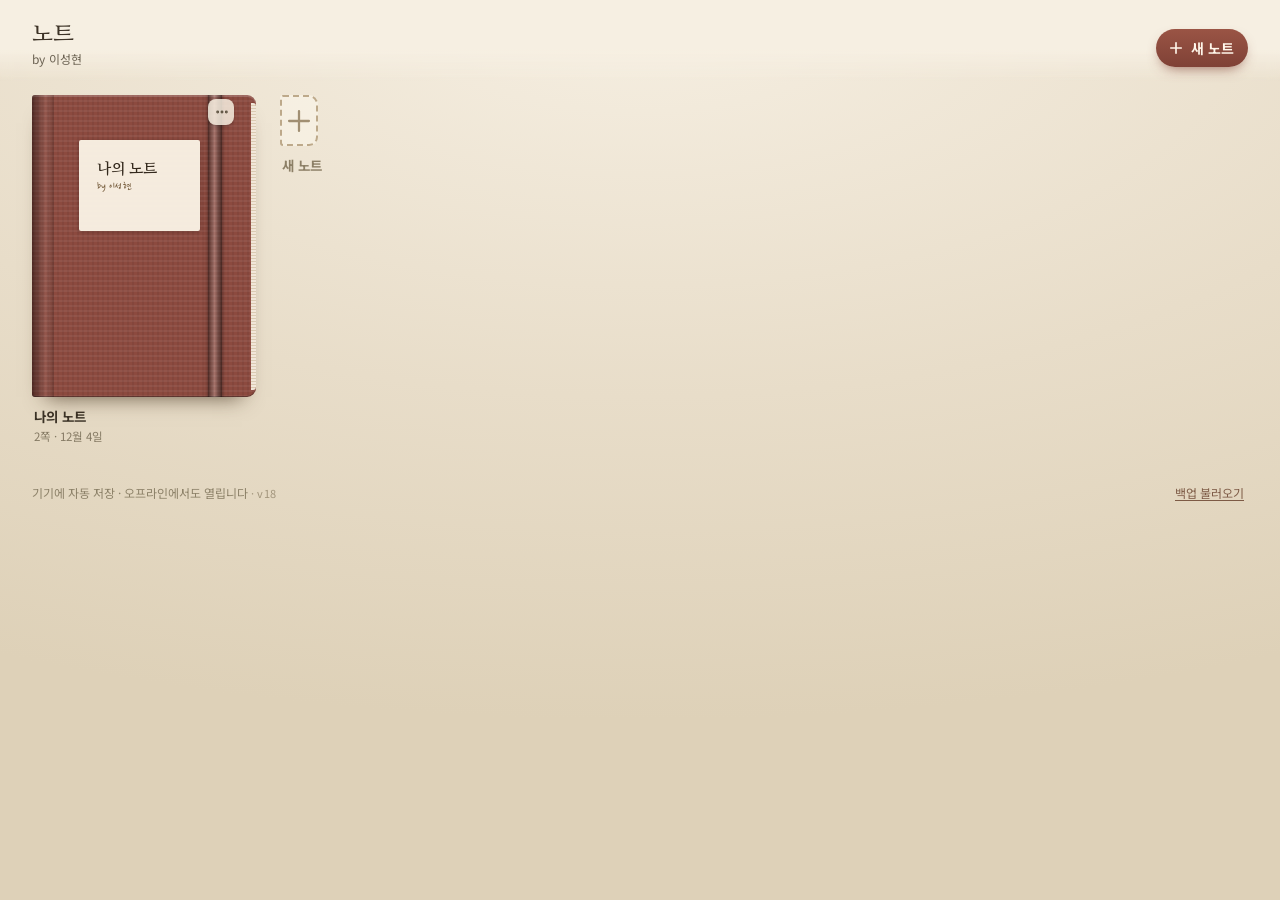
<file: index.html>
<!doctype html>
<html lang="ko">
<head>
<meta charset="utf-8" />
<meta name="viewport" content="width=device-width, initial-scale=1, maximum-scale=1, viewport-fit=cover" />
<title>노트</title>
<meta name="theme-color" content="#f3ece0" />
<meta name="description" content="종이 노트 감성의 타이핑 + 손그림 노트. 오프라인에서도 열리는 나만의 노트." />
<link rel="manifest" href="manifest.json" />
<link rel="icon" href="icon-192.png" />
<link rel="apple-touch-icon" href="apple-touch-icon.png" />
<meta name="apple-mobile-web-app-capable" content="yes" />
<meta name="mobile-web-app-capable" content="yes" />
<meta name="apple-mobile-web-app-status-bar-style" content="default" />
<meta name="apple-mobile-web-app-title" content="노트" />
<link rel="preconnect" href="https://fonts.googleapis.com" />
<link rel="preconnect" href="https://fonts.gstatic.com" crossorigin />
<link href="https://fonts.googleapis.com/css2?family=Noto+Sans+KR:wght@400;500;700&family=Nanum+Myeongjo:wght@400;700&family=Nanum+Pen+Script&family=Gaegu:wght@400;700&family=Gowun+Dodum&display=swap" rel="stylesheet" />
<link rel="stylesheet" href="styles.css?v=18" />
</head>
<body>

<svg id="sprite" aria-hidden="true" focusable="false">
  <symbol id="i-cursor" viewBox="0 0 24 24"><path d="M5 3.5 19 11l-6.2 1.2L10 18.5z"/><path d="M4.5 4.5 18 11.4"/></symbol>
  <symbol id="i-text" viewBox="0 0 24 24"><path d="M5 6.5V5h14v1.5"/><path d="M12 5v14"/><path d="M8.5 19h7"/></symbol>
  <symbol id="i-pen" viewBox="0 0 24 24"><path d="M3 21l4.2-1.1L20 7.1 16.9 4 4.1 16.8 3 21z"/><path d="M15.2 5.7 18.3 8.8"/></symbol>
  <symbol id="i-hl" viewBox="0 0 24 24"><path d="M4 20h7"/><path d="M8.5 16.5 16 9l-3-3-7.5 7.5z"/><path d="M16 9l2.6-2.6a2.1 2.1 0 0 0-3-3L13 6l3 3z"/></symbol>
  <symbol id="i-eraser" viewBox="0 0 24 24"><path d="M9.5 19.5 3.9 14a1.6 1.6 0 0 1 0-2.3l6.6-6.6a1.6 1.6 0 0 1 2.3 0l4.6 4.6a1.6 1.6 0 0 1 0 2.3l-6.4 6.4z"/><path d="M6.6 10.6 13 17"/><path d="M9.5 19.5H20"/></symbol>
  <symbol id="i-undo" viewBox="0 0 24 24"><path d="M9 14 4 9l5-5"/><path d="M4 9h9.5a6.5 6.5 0 0 1 0 13H8"/></symbol>
  <symbol id="i-redo" viewBox="0 0 24 24"><path d="m15 14 5-5-5-5"/><path d="M20 9h-9.5a6.5 6.5 0 0 0 0 13H16"/></symbol>
  <symbol id="i-plus" viewBox="0 0 24 24"><path d="M12 5v14"/><path d="M5 12h14"/></symbol>
  <symbol id="i-search" viewBox="0 0 24 24"><circle cx="10.5" cy="10.5" r="6"/><path d="m15 15 5 5"/></symbol>
  <symbol id="i-toc" viewBox="0 0 24 24"><path d="M4 6h16"/><path d="M4 12h16"/><path d="M4 18h16"/></symbol>
  <symbol id="i-more" viewBox="0 0 24 24"><circle cx="5.5" cy="12" r="1.3"/><circle cx="12" cy="12" r="1.3"/><circle cx="18.5" cy="12" r="1.3"/></symbol>
  <symbol id="i-back" viewBox="0 0 24 24"><path d="M14.5 19 7.5 12l7-7"/></symbol>
  <symbol id="i-left" viewBox="0 0 24 24"><path d="M14.5 19 7.5 12l7-7"/></symbol>
  <symbol id="i-right" viewBox="0 0 24 24"><path d="m9.5 19 7-7-7-7"/></symbol>
  <symbol id="i-check" viewBox="0 0 24 24"><path d="m4.5 12.5 5 5 10-11"/></symbol>
  <symbol id="i-list" viewBox="0 0 24 24"><path d="m4 7 1.6 1.6L8.5 5.7"/><path d="m4 16 1.6 1.6 2.9-2.9"/><path d="M11.5 7.5H20"/><path d="M11.5 16.5H20"/></symbol>
  <symbol id="i-cal" viewBox="0 0 24 24"><rect x="3.5" y="5.5" width="17" height="15" rx="2.5"/><path d="M3.5 10.2h17"/><path d="M8 3.5v4"/><path d="M16 3.5v4"/></symbol>
  <symbol id="i-img" viewBox="0 0 24 24"><rect x="3.5" y="4.5" width="17" height="15" rx="2.5"/><circle cx="9" cy="10" r="1.7"/><path d="m4.5 18 5-5.2 4 4.2 2.6-2.6 4.4 4.4"/></symbol>
  <symbol id="i-trash" viewBox="0 0 24 24"><path d="M4.5 6.5h15"/><path d="M9.5 6.5V4h5v2.5"/><path d="M6.5 6.5 7.5 20h9l1-13.5"/><path d="M10.5 10v6"/><path d="M13.5 10v6"/></symbol>
  <symbol id="i-close" viewBox="0 0 24 24"><path d="m6 6 12 12"/><path d="m18 6-12 12"/></symbol>
  <symbol id="i-down" viewBox="0 0 24 24"><path d="M12 4v11"/><path d="m7.5 11 4.5 4.5L16.5 11"/><path d="M5 20h14"/></symbol>
  <symbol id="i-up" viewBox="0 0 24 24"><path d="M12 20V9"/><path d="M7.5 13 12 8.5l4.5 4.5"/><path d="M5 4h14"/></symbol>
  <symbol id="i-print" viewBox="0 0 24 24"><path d="M7 9V4h10v5"/><rect x="3.5" y="9" width="17" height="7.5" rx="2"/><path d="M7 16.5h10V21H7z"/></symbol>
  <symbol id="i-gear" viewBox="0 0 24 24"><circle cx="12" cy="12" r="3.2"/><path d="M12 3.5v2M12 18.5v2M3.5 12h2M18.5 12h2M6 6l1.4 1.4M16.6 16.6 18 18M18 6l-1.4 1.4M7.4 16.6 6 18"/></symbol>
  <symbol id="i-book" viewBox="0 0 24 24"><path d="M4 5.5A2 2 0 0 1 6 3.5h13v17H6a2 2 0 0 0-2 2z"/><path d="M4 18.5A2 2 0 0 1 6 16.5h13"/></symbol>
  <symbol id="i-fullscreen" viewBox="0 0 24 24"><path d="M9.5 3.5H3.5v6"/><path d="M14.5 3.5h6v6"/><path d="M14.5 20.5h6v-6"/><path d="M9.5 20.5h-6v-6"/></symbol>
  <symbol id="i-unfullscreen" viewBox="0 0 24 24"><path d="M3.5 9.5h6v-6"/><path d="M20.5 9.5h-6v-6"/><path d="M20.5 14.5h-6v6"/><path d="M3.5 14.5h6v6"/></symbol>
  <symbol id="i-grip" viewBox="0 0 24 24"><circle cx="9" cy="7" r="1.2"/><circle cx="15" cy="7" r="1.2"/><circle cx="9" cy="12" r="1.2"/><circle cx="15" cy="12" r="1.2"/><circle cx="9" cy="17" r="1.2"/><circle cx="15" cy="17" r="1.2"/></symbol>
  <symbol id="i-copy" viewBox="0 0 24 24"><rect x="8.5" y="8.5" width="11" height="11" rx="2.2"/><path d="M15.5 5.5A2 2 0 0 0 13.5 3.5h-8a2 2 0 0 0-2 2v8a2 2 0 0 0 2 2"/></symbol>
  <symbol id="i-share" viewBox="0 0 24 24"><path d="M12 15.5V3.5"/><path d="m7.5 8 4.5-4.5L16.5 8"/><path d="M5 13v5.5a2 2 0 0 0 2 2h10a2 2 0 0 0 2-2V13"/></symbol>
</svg>

<div id="app">

  <!-- ═══════════ 책장 ═══════════ -->
  <section id="shelfView" class="view shelf-view">
    <header class="shelf-head">
      <div class="shelf-title">
        <div class="brand">노트</div>
        <div class="brand-sub">by 이성현</div>
      </div>
      <button id="btnNewBook" class="btn-new" type="button">
        <svg class="ico"><use href="#i-plus"/></svg><span>새 노트</span>
      </button>
    </header>
    <div id="bookGrid" class="book-grid" role="list"></div>
    <div id="shelfEmpty" class="shelf-empty" hidden>
      <p>아직 노트가 없어요.</p>
      <button class="btn-new" type="button" id="btnNewBook2">
        <svg class="ico"><use href="#i-plus"/></svg><span>첫 노트 만들기</span>
      </button>
    </div>
    <footer class="shelf-foot">
      <span class="shelf-hint">기기에 자동 저장 · 오프라인에서도 열립니다<span id="appVer" class="app-version">· v18</span></span>
      <button id="btnImportTop" class="link-btn" type="button">백업 불러오기</button>
    </footer>
  </section>

  <!-- ═══════════ 노트 ═══════════ -->
  <section id="noteView" class="view note-view" hidden>
    <header class="note-head">
      <button id="btnBack" class="icon-btn" type="button" aria-label="책장으로">
        <svg class="ico"><use href="#i-back"/></svg>
      </button>
      <div class="note-title-wrap">
        <div id="noteTitle" class="note-title" tabindex="0" role="button" aria-label="노트 제목 바꾸기">노트</div>
        <div id="noteSub" class="note-sub">1쪽</div>
      </div>
      <button id="btnSearch" class="icon-btn" type="button" aria-label="검색">
        <svg class="ico"><use href="#i-search"/></svg>
      </button>
      <button id="btnToc" class="icon-btn" type="button" aria-label="목차">
        <svg class="ico"><use href="#i-toc"/></svg>
      </button>
      <button id="btnMenu" class="icon-btn" type="button" aria-label="더보기">
        <svg class="ico"><use href="#i-more"/></svg>
      </button>
      <button id="btnBarsCollapse" class="icon-btn" type="button" aria-label="바 접기" title="바 접기 (전체 화면)">
        <svg class="ico"><use href="#i-fullscreen"/></svg>
      </button>
    </header>

    <div id="stage" class="stage">
      <div id="spread" class="spread"></div>
    </div>

    <div class="toolbar">
      <div class="tools" role="toolbar" aria-label="도구">
        <button class="tool" data-tool="select" type="button" aria-label="선택/이동">
          <svg class="ico"><use href="#i-cursor"/></svg><span>선택</span>
        </button>
        <button class="tool" data-tool="text" type="button" aria-label="타이핑">
          <svg class="ico"><use href="#i-text"/></svg><span>타이핑</span>
        </button>
        <button class="tool" data-tool="pen" type="button" aria-label="펜">
          <svg class="ico"><use href="#i-pen"/></svg><span>펜</span>
        </button>
        <button class="tool" data-tool="hl" type="button" aria-label="형광펜">
          <svg class="ico"><use href="#i-hl"/></svg><span>형광펜</span>
        </button>
        <button class="tool" data-tool="eraser" type="button" aria-label="지우개">
          <svg class="ico"><use href="#i-eraser"/></svg><span>지우개</span>
        </button>
        <button id="btnStyle" class="tool style-btn" type="button" aria-label="색·굵기" aria-haspopup="dialog" aria-expanded="false" title="색·굵기">
          <span class="style-prev"><span class="style-dot"></span></span>
          <span class="style-cap">색</span>
        </button>
        <span class="tool-sep" aria-hidden="true"></span>
        <button id="btnInsert" class="tool" type="button" aria-label="삽입">
          <svg class="ico"><use href="#i-plus"/></svg><span>삽입</span>
        </button>
        <span class="tool-grow"></span>
        <button id="btnUndo" class="tool" type="button" aria-label="실행 취소">
          <svg class="ico"><use href="#i-undo"/></svg>
        </button>
        <button id="btnRedo" class="tool" type="button" aria-label="다시 실행">
          <svg class="ico"><use href="#i-redo"/></svg>
        </button>
      </div>
      <div id="optRow" class="opt-row"></div>
      <div class="pager">
        <div class="pager-nav">
          <button id="btnPrev" class="page-btn" type="button" aria-label="이전 페이지">
            <svg class="ico"><use href="#i-left"/></svg>
          </button>
          <button id="pageLabel" class="page-label" type="button">1 / 2</button>
          <button id="btnNext" class="page-btn" type="button" aria-label="다음 페이지">
            <svg class="ico"><use href="#i-right"/></svg>
          </button>
          <button id="btnAddPage" class="page-add" type="button">
            <svg class="ico"><use href="#i-plus"/></svg><span>쪽</span>
          </button>
        </div>
        <div id="viewSwitch" class="view-switch" role="group" aria-label="보기 방식">
          <button type="button" data-view="auto" aria-pressed="true" title="화면 크기에 맞춰 자동">자동</button>
          <button type="button" data-view="two" aria-pressed="false" title="두 쪽 나란히">2쪽</button>
          <button type="button" data-view="one" aria-pressed="false" title="한 쪽만">1쪽</button>
        </div>
        <button id="btnViewCycle" class="view-cycle" type="button" aria-label="보기 방식 바꾸기" title="보기 방식 바꾸기">2쪽</button>
      </div>
    </div>

    <button id="btnBarsExpand" class="bars-restore" type="button" aria-label="바 펴기" title="바 펴기">
      <svg class="ico"><use href="#i-unfullscreen"/></svg><span>바 펴기</span>
    </button>
  </section>
</div>

<!-- ═══════════ 오버레이 ═══════════ -->
<div id="scrim" class="scrim" hidden></div>

<!-- 삽입 메뉴 -->
<div id="insertMenu" class="popover" hidden>
  <button type="button" data-insert="check"><svg class="ico"><use href="#i-list"/></svg>체크리스트</button>
  <button type="button" data-insert="date"><svg class="ico"><use href="#i-cal"/></svg>오늘 날짜</button>
  <button type="button" data-insert="photo"><svg class="ico"><use href="#i-img"/></svg>사진</button>
</div>

<!-- 더보기 메뉴 -->
<div id="moreMenu" class="popover" hidden>
  <button type="button" data-more="settings"><svg class="ico"><use href="#i-gear"/></svg>노트 설정</button>
  <button type="button" data-more="png"><svg class="ico"><use href="#i-img"/></svg>현재 페이지 PNG</button>
  <button type="button" data-more="print"><svg class="ico"><use href="#i-print"/></svg>인쇄 / PDF</button>
  <button type="button" data-more="export"><svg class="ico"><use href="#i-down"/></svg>백업 내보내기 (JSON)</button>
  <button type="button" data-more="import"><svg class="ico"><use href="#i-up"/></svg>백업 불러오기</button>
  <hr />
  <button type="button" data-more="delete" class="danger"><svg class="ico"><use href="#i-trash"/></svg>노트 삭제</button>
</div>

<!-- 색·굵기 팝오버(넓은 화면에서 하단 바를 한 줄로 쓰기 위해) -->
<div id="stylePopover" class="style-popover" role="dialog" aria-label="색·굵기" hidden></div>

<!-- 표지 ⋯ 메뉴 -->
<div id="bookMenu" class="popover" hidden>
  <button type="button" data-book="rename"><svg class="ico"><use href="#i-text"/></svg>이름 바꾸기</button>
  <button type="button" data-book="design"><svg class="ico"><use href="#i-gear"/></svg>표지 · 속지</button>
  <button type="button" data-book="delete" class="danger"><svg class="ico"><use href="#i-trash"/></svg>노트 삭제</button>
</div>

<!-- 사진 오른쪽 클릭 메뉴 (v17) -->
<div id="imgMenu" class="popover img-menu" role="menu" aria-label="사진 메뉴" hidden>
  <button type="button" data-img="copy" role="menuitem"><svg class="ico"><use href="#i-copy"/></svg>이미지 복사</button>
  <button type="button" data-img="save" role="menuitem"><svg class="ico"><use href="#i-down"/></svg>이미지 저장</button>
  <button type="button" data-img="share" role="menuitem"><svg class="ico"><use href="#i-share"/></svg>이미지 공유</button>
  <hr />
  <button type="button" data-img="delete" class="danger" role="menuitem"><svg class="ico"><use href="#i-trash"/></svg>삭제</button>
</div>

<!-- 노트 설정 시트 -->
<div id="settingsSheet" class="sheet" hidden>
  <div class="sheet-head">
    <h3>노트 설정</h3>
    <button class="icon-btn" type="button" data-close-sheet aria-label="닫기">
      <svg class="ico"><use href="#i-close"/></svg>
    </button>
  </div>
  <div class="sheet-body">
    <label class="field">
      <span>제목</span>
      <input id="setTitle" type="text" maxlength="40" autocomplete="off" />
    </label>

    <div class="field">
      <span>표지 색</span>
      <div id="setColors" class="swatches cover-swatches"></div>
    </div>

    <div class="field">
      <span>표지 무늬</span>
      <div id="setPatterns" class="chips patterns"></div>
    </div>

    <div class="field">
      <span>속지</span>
      <div id="setPaper" class="chips papers"></div>
    </div>

    <div class="field">
      <span>종이색</span>
      <div id="setPaperColor" class="chips paper-colors"></div>
    </div>
    <p class="hint">속지와 종이색은 이 노트의 모든 쪽에 똑같이 적용됩니다.</p>
  </div>
</div>

<!-- 목차 서랍 -->
<div id="tocDrawer" class="drawer" hidden>
  <div class="drawer-head">
    <h3>목차</h3>
    <div class="drawer-actions">
      <button id="tocAddPage" class="text-btn" type="button">
        <svg class="ico"><use href="#i-plus"/></svg>쪽 추가
      </button>
      <button class="icon-btn" type="button" data-close-drawer aria-label="닫기">
        <svg class="ico"><use href="#i-close"/></svg>
      </button>
    </div>
  </div>
  <div id="tocList" class="toc-list"></div>
</div>

<!-- 검색 -->
<div id="searchModal" class="modal" hidden>
  <div class="modal-box">
    <div class="search-row">
      <svg class="ico"><use href="#i-search"/></svg>
      <input id="searchInput" type="search" placeholder="노트 안에서 찾기" autocomplete="off" />
      <button class="icon-btn" type="button" data-close-search aria-label="닫기">
        <svg class="ico"><use href="#i-close"/></svg>
      </button>
    </div>
    <div id="searchResults" class="search-results"></div>
  </div>
</div>

<!-- 미리보기/이름 입력 등 공용 프롬프트 -->
<div id="promptModal" class="modal" hidden>
  <div class="modal-box prompt-box">
    <h3 id="promptTitle">제목</h3>
    <input id="promptInput" type="text" autocomplete="off" />
    <div class="prompt-actions">
      <button id="promptCancel" class="text-btn" type="button">취소</button>
      <button id="promptOk" class="btn-solid" type="button">저장</button>
    </div>
  </div>
</div>

<!-- 확인 -->
<div id="confirmModal" class="modal" hidden>
  <div class="modal-box prompt-box">
    <h3 id="confirmTitle">확인</h3>
    <p id="confirmText" class="confirm-text"></p>
    <div class="prompt-actions">
      <button id="confirmCancel" class="text-btn" type="button">취소</button>
      <button id="confirmOk" class="btn-solid danger" type="button">삭제</button>
    </div>
  </div>
</div>

<!-- 뒤로가기 → 앱 종료 확인 -->
<div id="exitModal" class="modal" hidden>
  <div class="modal-box prompt-box exit-box" role="dialog" aria-modal="true" aria-labelledby="exitTitle" aria-describedby="exitText">
    <h3 id="exitTitle">노트 앱을 종료할까요?</h3>
    <p id="exitText" class="confirm-text">쓰던 내용은 이 기기에 자동으로 저장됐어요. 다음에 열면 그대로 이어서 쓸 수 있습니다.</p>
    <div class="prompt-actions">
      <button id="exitClose" class="btn-solid" type="button">계속 쓰기</button>
      <button id="exitQuit" class="text-btn" type="button">종료</button>
    </div>
  </div>
</div>

<div id="toast" class="toast" hidden></div>

<input id="photoInput" type="file" accept="image/*" multiple hidden />
<input id="importInput" type="file" accept="application/json,.json" hidden />

<div id="printArea"></div>

<script src="app.js?v=18"></script>
</body>
</html>
</file>
<file: styles.css>
/* ══════════════════════════════════════════════════
   TypeDraw 노트 — 종이 노트 PWA
   ══════════════════════════════════════════════════ */

:root {
  --bg: #ece3d3;
  --bg-2: #f6efe1;
  --ink: #2b2822;
  --ink-soft: #6b6252;
  --line: #d9cbb1;
  --accent: #8c4a3f;
  --accent-soft: #b06a5b;
  --paper: #fbf6e9;
  --paper-rule: rgba(126, 112, 82, 0.28);
  --shadow-card: 0 10px 24px -14px rgba(70, 48, 22, 0.55), 0 1px 0 rgba(255, 255, 255, 0.5) inset;
  --radius: 12px;
  --font-ui: "Noto Sans KR", system-ui, -apple-system, "Apple SD Gothic Neo", "Malgun Gothic", sans-serif;
}

* { box-sizing: border-box; -webkit-tap-highlight-color: transparent; }

#sprite { position: absolute; width: 0; height: 0; overflow: hidden; }

html, body {
  height: 100%;
  margin: 0;
}

body {
  font-family: var(--font-ui);
  color: var(--ink);
  background:
    radial-gradient(120% 80% at 50% 0%, #f6efe2 0%, #e8ddc9 55%, #ded1b8 100%);
  overscroll-behavior: none;
  -webkit-font-smoothing: antialiased;
}

#app {
  height: 100vh;
  height: 100dvh;
  display: flex;
  flex-direction: column;
  min-height: 0;
}

.view { flex: 1; display: flex; flex-direction: column; min-height: 0; }
[hidden] { display: none !important; }

.ico { width: 22px; height: 22px; fill: none; stroke: currentColor; stroke-width: 1.8; stroke-linecap: round; stroke-linejoin: round; flex: none; }

/* ═══════════ 책장 ═══════════ */

.shelf-view { overflow-y: auto; -webkit-overflow-scrolling: touch; }

.shelf-head {
  position: sticky;
  top: 0;
  z-index: 5;
  display: flex;
  align-items: flex-end;
  justify-content: space-between;
  gap: 12px;
  padding: calc(14px + env(safe-area-inset-top)) 20px 12px;
  background: linear-gradient(#f6efe2 60%, rgba(246, 239, 226, 0));
  backdrop-filter: blur(6px);
}

.brand {
  font-family: "Nanum Myeongjo", serif;
  font-size: 22px;
  font-weight: 700;
  letter-spacing: -0.02em;
  color: #3d3327;
}
.brand-dot { color: var(--accent); margin: 0 3px; }
.brand-sub {
  margin-top: 2px;
  font-size: 12px;
  color: var(--ink-soft);
  letter-spacing: 0.02em;
}

.btn-new {
  display: inline-flex;
  align-items: center;
  gap: 6px;
  padding: 9px 14px 9px 11px;
  border: 0;
  border-radius: 999px;
  background: linear-gradient(#9a5445, #7f4136);
  color: #fff6ea;
  font-family: var(--font-ui);
  font-size: 14px;
  font-weight: 700;
  box-shadow: 0 6px 14px -6px rgba(120, 55, 40, 0.8);
  cursor: pointer;
}
.btn-new .ico { width: 18px; height: 18px; stroke-width: 2.2; }
.btn-new:active { transform: translateY(1px); }

.book-grid {
  display: grid;
  grid-template-columns: repeat(auto-fill, minmax(148px, 1fr));
  gap: 26px 20px;
  padding: 10px 20px 30px;
}

.book {
  display: flex;
  flex-direction: column;
  gap: 9px;
  background: none;
  border: 0;
  padding: 0;
  font-family: var(--font-ui);
  text-align: left;
  cursor: pointer;
  color: inherit;
}

.cover {
  position: relative;
  aspect-ratio: 3 / 4.05;
  border-radius: 3px 9px 9px 3px;
  background-color: var(--c, #8c4a3f);
  background-blend-mode: normal;
  box-shadow:
    0 14px 20px -14px rgba(60, 40, 20, 0.75),
    0 2px 0 rgba(255, 255, 255, 0.14) inset,
    0 -1px 0 rgba(0, 0, 0, 0.35) inset;
  overflow: hidden;
  transition: transform 0.18s ease, box-shadow 0.18s ease;
}
.book:hover .cover { transform: translateY(-3px) rotate(-0.5deg); box-shadow: 0 20px 26px -16px rgba(60, 40, 20, 0.8); }

.cover::before { /* 책등 */
  content: "";
  position: absolute;
  left: 0; top: 0; bottom: 0;
  width: 10%;
  background: linear-gradient(90deg, rgba(0, 0, 0, 0.42), rgba(255, 255, 255, 0.07) 62%, rgba(0, 0, 0, 0.16));
}

.cover::after { /* 종이 결 */
  content: "";
  position: absolute;
  right: 0; top: 2.5%; bottom: 2.5%;
  width: 5px;
  background: repeating-linear-gradient(180deg, #fdf8ea 0 2px, #e3d8bd 2px 3px);
  border-radius: 0 3px 3px 0;
  opacity: 0.9;
}

.cover .label {
  position: absolute;
  left: 21%;
  right: 25%;
  top: 15%;
  padding: 9% 8% 10%;
  min-height: 30%;
  border-radius: 2px;
  background: rgba(252, 246, 232, 0.94);
  box-shadow: 0 1px 4px rgba(0, 0, 0, 0.22);
  display: flex;
  flex-direction: column;
  justify-content: flex-start;
  gap: 6%;
  overflow: hidden;
}
.cover .label .name {
  font-family: "Nanum Myeongjo", serif;
  font-size: clamp(13px, 4.2vw, 15px);
  font-weight: 700;
  line-height: 1.25;
  color: #34291d;
  display: -webkit-box;
  -webkit-line-clamp: 3;
  -webkit-box-orient: vertical;
  overflow: hidden;
  word-break: break-word;
}
.cover .label .by {
  font-family: "Nanum Pen Script", "Gowun Dodum", cursive;
  font-size: clamp(10px, 3.4vw, 12px);
  color: #7a6142;
  letter-spacing: 0.01em;
}

.cover .band {
  position: absolute;
  right: 15%;
  top: -3%;
  bottom: -3%;
  width: 6.5%;
  border-radius: 2px;
  background: linear-gradient(90deg, rgba(0, 0, 0, 0.45), rgba(255, 255, 255, 0.22) 45%, rgba(0, 0, 0, 0.5));
  box-shadow: 0 1px 4px rgba(0, 0, 0, 0.4);
}

/* 표지 무늬 */
.pat-linen { background-image:
  repeating-linear-gradient(0deg, rgba(255,255,255,0.055) 0 2px, transparent 2px 5px),
  repeating-linear-gradient(90deg, rgba(0,0,0,0.055) 0 2px, transparent 2px 5px); }
.pat-stripe { background-image: repeating-linear-gradient(90deg, transparent 0 10px, rgba(255,255,255,0.13) 10px 12px); }
.pat-dot { background-image: radial-gradient(rgba(255,255,255,0.22) 1.4px, transparent 1.8px); background-size: 15px 15px; }
.pat-kraft { background-image:
  repeating-linear-gradient(38deg, rgba(255,255,255,0.05) 0 1px, transparent 1px 6px),
  repeating-linear-gradient(-52deg, rgba(0,0,0,0.05) 0 1px, transparent 1px 7px); }

.book-meta { padding: 0 2px; }
.book-meta .t {
  font-size: 13.5px;
  font-weight: 700;
  color: #3b3226;
  white-space: nowrap;
  overflow: hidden;
  text-overflow: ellipsis;
}
.book-meta .s { margin-top: 2px; font-size: 11.5px; color: #857a64; }

.book-more {
  position: absolute;
  top: 4px;
  right: 22px;
  width: 26px;
  height: 26px;
  display: grid;
  place-items: center;
  border: 0;
  border-radius: 8px;
  background: rgba(250, 244, 230, 0.82);
  color: #5f5442;
  box-shadow: 0 1px 3px rgba(0, 0, 0, 0.25);
  z-index: 3;
}
.book-more .ico { width: 16px; height: 16px; }

.book.new .cover {
  display: grid;
  place-items: center;
  background: rgba(255, 252, 244, 0.42);
  border: 2px dashed #bda98a;
  box-shadow: none;
  color: #a18f72;
}
.book.new .cover::before, .book.new .cover::after { display: none; }
.book.new .ico { width: 34px; height: 34px; stroke-width: 1.6; }

.shelf-empty {
  padding: 40px 24px;
  text-align: center;
  color: var(--ink-soft);
}
.shelf-empty p { margin: 0 0 16px; font-size: 14px; }

.shelf-foot {
  display: flex;
  align-items: center;
  justify-content: space-between;
  gap: 10px;
  padding: 0 20px calc(18px + env(safe-area-inset-bottom));
  font-size: 12px;
  color: #8c8168;
}
.shelf-hint { display: inline-flex; align-items: baseline; flex-wrap: wrap; gap: 0 3px; }
.app-version {
  font-size: 11px;
  color: #a2957c;
  letter-spacing: 0.02em;
  white-space: nowrap;
}
.link-btn {
  border: 0;
  background: none;
  padding: 4px;
  color: #7d5a45;
  font-family: var(--font-ui);
  font-size: 12px;
  text-decoration: underline;
  text-underline-offset: 2px;
}

/* ═══════════ 노트 화면 ═══════════ */

.note-view { background: linear-gradient(#efe7d8, #e4d8c1); position: relative; overflow: hidden; }

.note-head {
  display: flex;
  align-items: center;
  gap: 2px;
  padding: calc(3px + env(safe-area-inset-top)) 6px 3px;
  background: linear-gradient(#f7f1e5, rgba(247, 241, 229, 0.75));
  border-bottom: 1px solid rgba(180, 160, 125, 0.35);
}

.icon-btn {
  display: grid;
  place-items: center;
  width: 40px;
  height: 40px;
  border: 0;
  border-radius: 10px;
  background: none;
  color: #5b5140;
  cursor: pointer;
}
.icon-btn:active { background: rgba(255, 255, 255, 0.6); }

.note-title-wrap { flex: 1; min-width: 0; padding: 0 4px; }
.note-title {
  font-family: "Nanum Myeongjo", serif;
  font-size: 16px;
  font-weight: 700;
  color: #3b3125;
  white-space: nowrap;
  overflow: hidden;
  text-overflow: ellipsis;
  cursor: pointer;
}
.note-sub { font-size: 11px; color: #8b7f67; margin-top: 1px; }

/* ── 상·하단 바 접기(전체 화면 몰입 보기) ── */
.note-head.bar-anim,
.toolbar.bar-anim {
  transition: height 0.3s cubic-bezier(0.4, 0, 0.2, 1),
              padding-top 0.3s cubic-bezier(0.4, 0, 0.2, 1),
              padding-bottom 0.3s cubic-bezier(0.4, 0, 0.2, 1),
              border-top-width 0.3s ease,
              border-bottom-width 0.3s ease,
              opacity 0.24s ease,
              transform 0.3s cubic-bezier(0.4, 0, 0.2, 1);
}

.note-view.bars-collapsed .note-head,
.note-view.bars-collapsed .toolbar {
  height: 0 !important;
  min-height: 0 !important;
  padding-top: 0 !important;
  padding-bottom: 0 !important;
  border-top-width: 0 !important;
  border-bottom-width: 0 !important;
  opacity: 0;
  overflow: hidden;
  pointer-events: none;
  will-change: height;
}
.note-view.bars-collapsed .note-head { transform: translateY(-6px); }
.note-view.bars-collapsed .toolbar { transform: translateY(8px); }

/* 접힌 동안 종이가 화면을 더 넓게 쓴다 */
.note-view.bars-collapsed .stage { padding: 2px; }

/* 접힘 상태에서만 뜨는 작은 복귀 버튼 */
.bars-restore {
  position: absolute;
  top: calc(3px + env(safe-area-inset-top));
  right: 8px;
  z-index: 20;
  display: inline-flex;
  align-items: center;
  gap: 3px;
  height: 30px;
  padding: 0 10px 0 6px;
  border: 1px solid rgba(140, 120, 90, 0.4);
  border-radius: 999px;
  background: rgba(251, 246, 233, 0.62);
  color: #5b5140;
  font-family: var(--font-ui);
  font-size: 11.5px;
  font-weight: 500;
  line-height: 1;
  white-space: nowrap;
  -webkit-backdrop-filter: blur(6px);
  backdrop-filter: blur(6px);
  box-shadow: 0 2px 8px -3px rgba(60, 40, 20, 0.45);
  cursor: pointer;
  opacity: 0;
  visibility: hidden;
  pointer-events: none;
  transform: translateY(-6px) scale(0.96);
  transition: opacity 0.22s ease, transform 0.22s ease, background 0.2s ease, visibility 0s linear 0.3s;
}
.bars-restore .ico { width: 16px; height: 16px; }
.note-view.bars-collapsed .bars-restore {
  opacity: 0.8;
  visibility: visible;
  pointer-events: auto;
  transform: none;
  transition: opacity 0.22s ease, transform 0.22s ease, background 0.2s ease, visibility 0s linear 0s;
}
.note-view.bars-collapsed .bars-restore:hover,
.note-view.bars-collapsed .bars-restore:active { opacity: 1; background: rgba(251, 246, 233, 0.9); }

.stage {
  position: relative;
  flex: 1;
  min-height: 0;
  display: flex;
  align-items: center;
  justify-content: center;
  padding: 4px 6px;
  overflow: hidden;
  touch-action: none;
  transition: padding 0.3s cubic-bezier(0.4, 0, 0.2, 1);
}

.spread {
  display: flex;
  align-items: center;
  justify-content: center;
  gap: 0;
  width: 100%;
  height: 100%;
}

.slot { display: flex; align-items: center; justify-content: center; }

/* ── 책장 넘김(페이지 플립) ── */
.flip-layer {
  position: absolute;
  inset: 0;
  z-index: 30;
  overflow: hidden;
  pointer-events: auto;
  touch-action: none;
}
.flip-scene {
  position: absolute;
  inset: 0;
  perspective: 2200px;
  perspective-origin: 50% 50%;
}
.flip-under,
.flip-sheet { position: absolute; }
.flip-under { z-index: 1; }
.flip-sheet {
  z-index: 2;
  transform-style: preserve-3d;
  will-change: transform;
}
.flip-face {
  position: absolute;
  inset: 0;
  overflow: hidden;
  border-radius: 3px;
  background: var(--paper, #fbf6e9);
  box-shadow: 0 18px 44px -20px rgba(48, 30, 10, 0.6);
  backface-visibility: hidden;
  -webkit-backface-visibility: hidden;
}
.flip-face.back { transform: rotateY(180deg); }
.flip-face .page { box-shadow: none; border-radius: 3px; }
.flip-shade { position: absolute; inset: 0; pointer-events: none; }

/* ── 종이 한 쪽 ── */
.page {
  position: relative;
  flex: none;
  background-color: var(--paper, #fbf6e9);
  overflow: hidden;
  touch-action: none;
  user-select: none;
  -webkit-user-select: none;
  box-shadow: 0 10px 26px -16px rgba(50, 34, 14, 0.7), 0 0 0 1px rgba(120, 100, 70, 0.16);
  border-radius: 3px;
  isolation: isolate;
}

.spread.is-spread .slot.left .page {
  border-radius: 4px 0 0 4px;
  box-shadow: 0 12px 26px -16px rgba(50, 34, 14, 0.65), inset -14px 0 20px -16px rgba(60, 40, 15, 0.55);
}
.spread.is-spread .slot.right .page {
  border-radius: 0 4px 4px 0;
  box-shadow: 0 12px 26px -16px rgba(50, 34, 14, 0.65), inset 14px 0 20px -16px rgba(60, 40, 15, 0.55);
}

.page .bg { position: absolute; inset: 0; pointer-events: none; }

/* 사진·객체를 끌어 옮기는 동안 — 종이 경계에 막혀 잘리지 않고 두 쪽 사이를 넘나들 수 있게 (v16) */
.page.obj-dragging { overflow: visible; z-index: 25; }

.page.lined .bg {
  background-image: repeating-linear-gradient(
    to bottom,
    transparent 0,
    transparent calc(var(--rule) - 1px),
    var(--rule-c) calc(var(--rule) - 1px),
    var(--rule-c) var(--rule)
  );
  background-position: 0 calc(var(--rule) - var(--rule) * 0.02);
}
.page.lined .bg::before {
  content: "";
  position: absolute;
  left: calc(var(--pscale) * 74px);
  top: 0; bottom: 0;
  width: 1px;
  background: rgba(196, 98, 88, 0.4);
}
.page.grid .bg {
  background-image:
    repeating-linear-gradient(to bottom, transparent 0 calc(var(--rule) - 1px), var(--rule-c) calc(var(--rule) - 1px), var(--rule-c) var(--rule)),
    repeating-linear-gradient(to right, transparent 0 calc(var(--rule) - 1px), var(--rule-c) calc(var(--rule) - 1px), var(--rule-c) var(--rule));
}
.page.dot .bg {
  background-image: radial-gradient(circle, var(--rule-c) 0, var(--rule-c) calc(var(--pscale) * 1.15px), transparent calc(var(--pscale) * 1.3px));
  background-size: var(--rule) var(--rule);
  background-position: calc(var(--rule) / 2) calc(var(--rule) / 2);
}

/* 종이색 */
.paper-cream { --paper: #fbf6e9; --rule-c: rgba(126, 112, 82, 0.3); }
.paper-white { --paper: #ffffff; --rule-c: rgba(120, 140, 168, 0.32); }
.paper-dark  { --paper: #2b2b2e; --rule-c: rgba(255, 255, 255, 0.14); }

.page .ink { position: absolute; inset: 0; width: 100%; height: 100%; display: block; }
.page .objects { position: absolute; inset: 0; pointer-events: none; }
.obj { pointer-events: auto; }
.spread.drawing .obj { pointer-events: none; }
.spread.drawing .obj .txt, .spread.drawing .obj .item, .spread.drawing .obj .chk-head { user-select: none; -webkit-user-select: none; }
/* 사진은 필기 도구를 쓰는 중에도 마우스로 잡아 옮길 수 있게 살려 둔다(v15).
   S팬·손가락 필기는 사진 위에서도 그대로 되도록 위 버튼줄은 이때 누를 수 없게 둔다. */
.spread.drawing .obj-image { pointer-events: auto; }
.spread.drawing .obj-image .handle-bar { display: none; }   /* 필기 도구일 때는 위 버튼줄을 보이지 않게(팬 필기를 막지 않게) */
/* 문자박스도 필기 도구에서 마우스로 잡아 옮길 수 있게 살려 둔다(v18).
   S펜·손가락 필기는 문자 위에서도 그대로 되도록 위 버튼줄은 이때 누를 수 없게 둔다. */
.spread.drawing .obj-text { pointer-events: auto; }
.spread.drawing .obj-text .handle-bar { display: none; }

.page .folio {
  position: absolute;
  left: 0; right: 0;
  bottom: calc(var(--pscale) * 14px);
  text-align: center;
  font-size: calc(var(--pscale) * 18px);
  color: rgba(90, 76, 52, 0.5);
  pointer-events: none;
  font-family: "Nanum Myeongjo", serif;
}
.page.paper-dark .folio { color: rgba(255, 255, 255, 0.35); }

/* 빈 쪽 안내 */
.page .hint-layer {
  position: absolute;
  inset: 0;
  display: grid;
  place-items: center;
  pointer-events: none;
  font-size: calc(var(--pscale) * 19px);
  color: rgba(110, 96, 70, 0.38);
  text-align: center;
  line-height: 1.7;
}
.page.paper-dark .hint-layer { color: rgba(255, 255, 255, 0.28); }

/* ── 객체 ── */
.obj { position: absolute; }
/* 사진은 길게 눌러도 브라우저의 이미지 메뉴·선택이 끼어들지 않게 */
.obj-image img { -webkit-touch-callout: none; -webkit-user-select: none; user-select: none; }
.obj .txt {
  outline: none;
  white-space: pre-wrap;
  user-select: text;
  -webkit-user-select: text;
  overflow-wrap: anywhere;
  line-height: 1.5;
  padding: calc(var(--pscale) * 4px) calc(var(--pscale) * 6px);
  border-radius: calc(var(--pscale) * 4px);
  min-height: 1em;
  cursor: text;
}
.obj.selected .txt { box-shadow: 0 0 0 1px rgba(90, 140, 230, 0.6); background: rgba(120, 170, 255, 0.07); }
/* 편집 중이 아닌 문자박스는 마우스로 잡아 옮길 수 있다는 손 모양(v18) */
.obj-text:not(:focus-within) .txt { cursor: grab; }
.obj-text.moving, .obj-text.moving .txt { cursor: grabbing; }

.handle-bar {
  position: absolute;
  top: -28px;
  left: 0;
  display: none;
  align-items: center;
  gap: 2px;
  padding: 2px;
  border-radius: 9px;
  background: #2f2b25;
  box-shadow: 0 4px 12px rgba(0, 0, 0, 0.35);
  z-index: 30;
}
.obj.selected .handle-bar { display: flex; }
.handle-bar button {
  display: grid;
  place-items: center;
  width: 24px; height: 24px;
  border: 0;
  border-radius: 7px;
  background: none;
  color: #f4ecdd;
  cursor: pointer;
}
.handle-bar button:active { background: rgba(255, 255, 255, 0.18); }
.handle-bar .ico { width: 14px; height: 14px; stroke-width: 2; }
.handle-bar .grip { cursor: grab; touch-action: none; }
.handle-bar .grip:active { cursor: grabbing; }

.size-handle {
  position: absolute;
  right: -7px; bottom: -7px;
  width: 16px; height: 16px;
  display: none;
  border-radius: 50%;
  background: #fff;
  border: 2px solid #4a6fbf;
  box-shadow: 0 1px 4px rgba(0, 0, 0, 0.3);
  touch-action: none;
  cursor: nwse-resize;
  z-index: 30;
}
.obj.selected .size-handle { display: block; }

/* 체크리스트 */
.obj-check {
  border-radius: calc(var(--pscale) * 8px);
  background: rgba(255, 255, 255, 0.42);
  padding: calc(var(--pscale) * 10px) calc(var(--pscale) * 12px);
  box-shadow: 0 0 0 1px rgba(120, 100, 70, 0.22);
}
.page.paper-dark .obj-check { background: rgba(255, 255, 255, 0.07); box-shadow: 0 0 0 1px rgba(255, 255, 255, 0.16); }
.obj-check .chk-head {
  font-family: var(--font-ui);
  font-weight: 700;
  user-select: text;
  -webkit-user-select: text;
  font-size: calc(var(--pscale) * 24px);
  outline: none;
  padding-bottom: calc(var(--pscale) * 4px);
  border-bottom: 1px solid rgba(120, 100, 70, 0.22);
  margin-bottom: calc(var(--pscale) * 6px);
}
.obj-check ul { list-style: none; margin: 0; padding: 0; }
.obj-check li {
  display: flex;
  align-items: flex-start;
  gap: calc(var(--pscale) * 8px);
  padding: calc(var(--pscale) * 3px) 0;
}
.obj-check input[type="checkbox"] {
  width: calc(var(--pscale) * 22px);
  height: calc(var(--pscale) * 22px);
  margin-top: calc(var(--pscale) * 5px);
  accent-color: #8c4a3f;
  flex: none;
}
.obj-check .item {
  flex: 1;
  outline: none;
  user-select: text;
  -webkit-user-select: text;
  font-size: calc(var(--pscale) * 24px);
  line-height: 1.45;
  overflow-wrap: anywhere;
}
.obj-check .item.done { text-decoration: line-through; opacity: 0.55; }
.obj-check .row-del {
  border: 0; background: none; color: inherit; opacity: 0.35;
  font-size: calc(var(--pscale) * 22px); cursor: pointer; padding: 0 2px;
}
.obj-check .row-del:hover { opacity: 0.8; }
.obj-check .chk-add {
  margin-top: calc(var(--pscale) * 6px);
  border: 0;
  background: none;
  color: #8c6a4a;
  font-family: var(--font-ui);
  font-size: calc(var(--pscale) * 20px);
  cursor: pointer;
  padding: 0;
}

/* 사진 */
.obj-image { cursor: grab; }
.obj-image.moving { cursor: grabbing; }
.obj-image img {
  display: block;
  width: 100%;
  height: auto;
  -webkit-user-drag: none;
  user-select: none;
  -webkit-user-select: none;
  touch-action: none;
  border-radius: calc(var(--pscale) * 3px);
  box-shadow: 0 calc(var(--pscale) * 3px) calc(var(--pscale) * 10px) rgba(0, 0, 0, 0.22);
}

/* ── 툴바 ── */
.toolbar {
  background: linear-gradient(#f8f2e6, #efe5d3);
  border-top: 1px solid rgba(180, 160, 125, 0.45);
  padding: 4px 8px calc(3px + env(safe-area-inset-bottom));
  box-shadow: 0 -6px 18px -14px rgba(60, 40, 20, 0.6);
}

.tools { display: flex; align-items: center; gap: 2px; overflow-x: auto; scrollbar-width: none; }
.tools::-webkit-scrollbar { display: none; }

.tool {
  display: flex;
  flex-direction: column;
  align-items: center;
  justify-content: center;
  gap: 1px;
  min-width: 48px;
  height: 44px;
  padding: 0 4px;
  border: 0;
  border-radius: 10px;
  background: none;
  color: #5f5542;
  font-family: var(--font-ui);
  font-size: 10.5px;
  font-weight: 500;
  cursor: pointer;
  flex: none;
}
.tool .ico { width: 21px; height: 21px; }
.tool.active {
  background: #fffaf0;
  color: var(--accent);
  box-shadow: 0 1px 3px rgba(0, 0, 0, 0.14), inset 0 0 0 1.5px rgba(140, 74, 63, 0.3);
}
.tool:disabled { opacity: 0.35; }
.tool-grow { flex: 1; }
.tool-sep { width: 1px; height: 26px; background: rgba(150, 130, 100, 0.35); margin: 0 3px; flex: none; }

/* 색·굵기 압축 버튼(넓은 화면에서만 보인다) */
.style-btn { display: none; }
.style-prev { display: grid; place-items: center; width: 22px; height: 22px; }
.style-dot {
  display: block;
  width: 15px; height: 15px;
  border-radius: 50%;
  background: #2b2b2b;
  box-shadow: 0 0 0 1.5px rgba(255, 255, 255, 0.95), 0 0 0 2.5px rgba(120, 100, 70, 0.35);
}
.style-dot.is-text { font-size: 13px; font-weight: 700; line-height: 1; text-align: center; font-family: "Nanum Myeongjo", serif; box-shadow: none; background: none; width: 18px; height: 18px; }
.style-dot.is-eraser { background: linear-gradient(135deg, #fffdf8 45%, #c9bda6 55%); box-shadow: 0 0 0 1.5px rgba(140, 120, 90, 0.6); }
.style-cap { font-size: 9px; line-height: 1.1; color: #6f6553; }
.style-btn[aria-expanded="true"] {
  background: #fffaf0;
  color: var(--accent);
  box-shadow: 0 1px 3px rgba(0, 0, 0, 0.14), inset 0 0 0 1.5px rgba(140, 74, 63, 0.3);
}

/* 보기 방식 순환 버튼(넓은 화면에서만 보인다) */
.view-cycle {
  display: none;
  align-items: center;
  justify-content: center;
  min-width: 44px;
  height: 30px;
  padding: 0 9px;
  border-radius: 999px;
  border: 1px solid rgba(140, 120, 90, 0.45);
  background: #fffdf7;
  font-family: var(--font-ui);
  font-size: 12px;
  font-weight: 600;
  color: #5b5142;
  cursor: pointer;
  flex: none;
  white-space: nowrap;
}
.view-cycle:active { background: #f4ebda; }

/* 색·굵기 팝오버 */
.style-popover {
  position: fixed;
  z-index: 60;
  display: flex;
  flex-direction: column;
  gap: 7px;
  padding: 9px 11px;
  border-radius: 14px;
  background: #fffdf8;
  box-shadow: 0 18px 40px -16px rgba(50, 35, 15, 0.6), 0 0 0 1px rgba(140, 120, 90, 0.18);
  animation: pop 0.12s ease-out;
  max-width: calc(100vw - 16px);
}
.style-popover .pop-row { display: flex; align-items: center; gap: 9px; }
.style-popover .pop-label { flex: none; width: 24px; font-size: 11px; color: #8a7d64; }
.style-popover .opt-group { flex-wrap: wrap; gap: 6px; }
.style-popover .swatch { width: 26px; height: 26px; }
.style-popover .width-btn { height: 28px; }

.opt-row {
  display: flex;
  align-items: center;
  gap: 8px;
  padding: 2px 2px 1px;
  overflow-x: auto;
  scrollbar-width: none;
  min-height: 0;
}
.opt-row:empty { display: none; }
.opt-row::-webkit-scrollbar { display: none; }

.opt-group { display: flex; align-items: center; gap: 5px; flex: none; }
.opt-label { font-size: 11px; color: #8a7d64; flex: none; }

.swatch {
  width: 24px; height: 24px;
  border-radius: 50%;
  border: 2px solid rgba(255, 255, 255, 0.9);
  box-shadow: 0 0 0 1px rgba(120, 100, 70, 0.35);
  padding: 0;
  cursor: pointer;
  flex: none;
}
.swatch.active { box-shadow: 0 0 0 2px var(--accent); }

.width-btn {
  min-width: 30px; height: 26px;
  border-radius: 7px;
  border: 1px solid rgba(140, 120, 90, 0.4);
  background: #fffdf7;
  display: grid;
  place-items: center;
  padding: 0 4px;
  cursor: pointer;
  flex: none;
}
.width-btn.active { border-color: var(--accent); background: #fff5e6; }
.width-btn span { display: block; background: #3a342b; border-radius: 99px; }

.chip {
  flex: none;
  height: 28px;
  padding: 0 10px;
  border-radius: 999px;
  border: 1px solid rgba(140, 120, 90, 0.4);
  background: #fffdf7;
  color: #4e4636;
  font-family: var(--font-ui);
  font-size: 12px;
  cursor: pointer;
  display: inline-flex;
  align-items: center;
  gap: 5px;
}
.chip.active { border-color: var(--accent); background: #f9e9dd; color: #7d3f33; font-weight: 700; }
.chip .ico { width: 15px; height: 15px; }

.font-chip { font-size: 13px; padding: 0 9px; }

/* ── 페이지 이동 ── */
.pager {
  display: flex;
  align-items: center;
  justify-content: center;
  flex-wrap: wrap;
  gap: 4px 10px;
  padding: 0;
}
.pager-nav {
  display: flex;
  align-items: center;
  justify-content: center;
  gap: 6px;
}

/* ── 보기 방식 (자동 / 2쪽 / 1쪽) ── */
.view-switch {
  display: inline-flex;
  align-items: center;
  padding: 2px;
  border-radius: 999px;
  background: rgba(255, 253, 247, 0.9);
  box-shadow: inset 0 0 0 1px rgba(140, 120, 90, 0.35);
  flex: none;
}
.view-switch button {
  height: 22px;
  padding: 0 9px;
  border: 0;
  border-radius: 999px;
  background: none;
  color: #6a5f4c;
  font-family: var(--font-ui);
  font-size: 11px;
  font-weight: 500;
  line-height: 1;
  cursor: pointer;
  white-space: nowrap;
}
.view-switch button[aria-pressed="true"] {
  background: #fffaf0;
  color: var(--accent);
  font-weight: 700;
  box-shadow: 0 1px 3px rgba(0, 0, 0, 0.16), inset 0 0 0 1px rgba(140, 74, 63, 0.28);
}
.page-btn {
  width: 34px; height: 28px;
  display: grid; place-items: center;
  border: 0; border-radius: 8px;
  background: none; color: #5f5542;
  cursor: pointer;
}
.page-btn:disabled { opacity: 0.28; }
.page-label {
  min-width: 96px;
  border: 0;
  background: none;
  font-family: var(--font-ui);
  font-size: 12.5px;
  color: #5b5142;
  font-variant-numeric: tabular-nums;
  padding: 4px 6px;
  border-radius: 8px;
  cursor: pointer;
}
.page-add {
  display: inline-flex;
  align-items: center;
  gap: 2px;
  height: 26px;
  padding: 0 9px 0 6px;
  border-radius: 999px;
  border: 1px solid rgba(140, 120, 90, 0.45);
  background: #fffdf7;
  font-family: var(--font-ui);
  font-size: 12px;
  color: #5b5142;
  cursor: pointer;
}
.page-add .ico { width: 15px; height: 15px; }

/* ═══════════ 팝오버 · 시트 · 모달 ═══════════ */

.scrim { position: fixed; inset: 0; background: rgba(40, 30, 18, 0.34); z-index: 50; backdrop-filter: blur(1px); }

.popover {
  position: fixed;
  z-index: 60;
  min-width: 212px;
  padding: 6px;
  border-radius: 14px;
  background: #fffdf8;
  box-shadow: 0 18px 40px -16px rgba(50, 35, 15, 0.6), 0 0 0 1px rgba(140, 120, 90, 0.18);
  animation: pop 0.12s ease-out;
}
@keyframes pop { from { opacity: 0; transform: translateY(-4px) scale(0.98); } }

.popover button {
  display: flex;
  align-items: center;
  gap: 10px;
  width: 100%;
  padding: 11px 12px;
  border: 0;
  border-radius: 9px;
  background: none;
  font-family: var(--font-ui);
  font-size: 14px;
  color: #362f24;
  text-align: left;
  cursor: pointer;
}
.popover button:hover, .popover button:active { background: #f4ecdc; }
.popover button.danger { color: #a33a2c; }
.popover hr { border: 0; border-top: 1px solid #ece1cc; margin: 5px 8px; }

/* 사진 오른쪽 클릭 메뉴(v17) — 커서 자리에 뜨는 작은 메뉴 */
.img-menu { min-width: 168px; z-index: 66; }
.img-menu button { padding: 10px 12px; gap: 9px; }
.img-menu .ico { width: 19px; height: 19px; }
.img-menu button.danger { font-weight: 700; }

.sheet {
  position: fixed;
  left: 0; right: 0; bottom: 0;
  z-index: 70;
  max-height: 88dvh;
  overflow-y: auto;
  border-radius: 20px 20px 0 0;
  background: #fdf9f1;
  box-shadow: 0 -14px 40px -14px rgba(50, 35, 15, 0.55);
  padding-bottom: calc(18px + env(safe-area-inset-bottom));
  animation: slide-up 0.2s ease-out;
}
@keyframes slide-up { from { transform: translateY(24px); opacity: 0.6; } }

.sheet-head {
  position: sticky;
  top: 0;
  display: flex;
  align-items: center;
  justify-content: space-between;
  padding: 14px 16px 8px;
  background: linear-gradient(#fdf9f1 70%, rgba(253, 249, 241, 0.2));
}
.sheet-head h3 { margin: 0; font-size: 16px; font-family: "Nanum Myeongjo", serif; color: #3b3125; }
.sheet-body { padding: 4px 18px 10px; display: flex; flex-direction: column; gap: 18px; }

.field { display: flex; flex-direction: column; gap: 8px; }
.field > span { font-size: 12.5px; font-weight: 700; color: #6d6149; }
.field input {
  height: 42px;
  padding: 0 12px;
  border: 1px solid #ddcfb4;
  border-radius: 10px;
  background: #fffdf8;
  font-family: var(--font-ui);
  font-size: 15px;
  color: #332c21;
}
.field input:focus { outline: 2px solid rgba(140, 74, 63, 0.35); border-color: var(--accent); }

.swatches { display: flex; flex-wrap: wrap; gap: 10px; }
.swatches .swatch { width: 32px; height: 32px; }

.chips { display: flex; flex-wrap: wrap; gap: 7px; }

.patterns .chip::before {
  content: "";
  width: 14px; height: 14px;
  border-radius: 3px;
  background: #8c4a3f;
}
.patterns .chip[data-pattern="plain"]::before { background: #8c4a3f; }
.patterns .chip[data-pattern="linen"]::before { background: repeating-linear-gradient(0deg, #8c4a3f 0 2px, #a4625a 2px 4px); }
.patterns .chip[data-pattern="stripe"]::before { background: repeating-linear-gradient(90deg, #8c4a3f 0 3px, #b07068 3px 5px); }
.patterns .chip[data-pattern="dot"]::before { background: radial-gradient(#f3e7d8 1px, #8c4a3f 1.6px); background-size: 4px 4px; }
.patterns .chip[data-pattern="kraft"]::before { background: linear-gradient(45deg, #8c4a3f, #b58f6a); }

.papers .chip::before {
  content: "";
  width: 15px; height: 15px;
  border-radius: 2px;
  border: 1px solid rgba(120, 100, 70, 0.35);
  background-color: #fbf6e9;
}
.papers .chip[data-paper="lined"]::before { background-image: repeating-linear-gradient(to bottom, transparent 0 3px, rgba(126,112,82,.55) 3px 4px); }
.papers .chip[data-paper="grid"]::before { background-image: repeating-linear-gradient(to bottom, transparent 0 4px, rgba(126,112,82,.45) 4px 5px), repeating-linear-gradient(to right, transparent 0 4px, rgba(126,112,82,.45) 4px 5px); }
.papers .chip[data-paper="dot"]::before { background-image: radial-gradient(rgba(126,112,82,.6) 1px, transparent 1.3px); background-size: 5px 5px; }

.paper-colors .chip::before { content: ""; width: 14px; height: 14px; border-radius: 50%; border: 1px solid rgba(0, 0, 0, 0.18); }
.paper-colors .chip[data-pcolor="cream"]::before { background: #fbf6e9; }
.paper-colors .chip[data-pcolor="white"]::before { background: #ffffff; }
.paper-colors .chip[data-pcolor="dark"]::before { background: #2b2b2e; }

.hint { margin: 0; font-size: 11.5px; color: #93866c; }

/* 목차 서랍 */
.drawer {
  position: fixed;
  left: 0; top: 0; bottom: 0;
  z-index: 70;
  width: min(86vw, 360px);
  display: flex;
  flex-direction: column;
  background: #fcf7ec;
  box-shadow: 12px 0 40px -18px rgba(50, 35, 15, 0.6);
  animation: drawer-in 0.2s ease-out;
}
@keyframes drawer-in { from { transform: translateX(-18px); opacity: 0.5; } }

.drawer-head {
  display: flex;
  align-items: center;
  justify-content: space-between;
  gap: 8px;
  padding: calc(12px + env(safe-area-inset-top)) 12px 10px 18px;
  border-bottom: 1px solid #ece1cc;
}
.drawer-head h3 { margin: 0; font-family: "Nanum Myeongjo", serif; font-size: 16px; color: #3b3125; }
.drawer-actions { display: flex; align-items: center; gap: 4px; }

.text-btn {
  display: inline-flex;
  align-items: center;
  gap: 4px;
  border: 0;
  background: none;
  padding: 8px;
  border-radius: 8px;
  font-family: var(--font-ui);
  font-size: 13px;
  color: #7d5a45;
  cursor: pointer;
}
.text-btn .ico { width: 16px; height: 16px; }

.toc-list {
  flex: 1;
  overflow-y: auto;
  display: grid;
  grid-template-columns: 1fr 1fr;
  gap: 14px 12px;
  padding: 16px;
  align-content: start;
}
.toc-item {
  display: flex;
  flex-direction: column;
  gap: 6px;
  border: 0;
  background: none;
  padding: 0;
  cursor: pointer;
  font-family: var(--font-ui);
}
.toc-item .thumb {
  width: 100%;
  aspect-ratio: 800 / 1131;
  border-radius: 3px;
  background: var(--paper, #fbf6e9);
  box-shadow: 0 4px 10px -6px rgba(60, 40, 15, 0.6), 0 0 0 1px rgba(120, 100, 70, 0.2);
  overflow: hidden;
  position: relative;
}
.toc-item .thumb canvas { width: 100%; height: 100%; display: block; }
.toc-item.active .thumb { outline: 2px solid var(--accent); outline-offset: 1px; }
.toc-item .cap { font-size: 11.5px; color: #6b6149; text-align: center; }

/* 검색 · 프롬프트 모달 */
.modal {
  position: fixed;
  inset: 0;
  z-index: 80;
  display: flex;
  align-items: flex-end;
  justify-content: center;
  background: rgba(40, 30, 18, 0.42);
  padding: 0;
}
@media (min-width: 700px) {
  .modal { align-items: center; padding: 24px; }
}

.modal-box {
  width: 100%;
  max-width: 560px;
  max-height: 80dvh;
  display: flex;
  flex-direction: column;
  background: #fdfaf3;
  border-radius: 18px 18px 0 0;
  box-shadow: 0 -10px 40px -16px rgba(40, 28, 12, 0.6);
  overflow: hidden;
}
@media (min-width: 700px) { .modal-box { border-radius: 16px; } }

.search-row {
  display: flex;
  align-items: center;
  gap: 8px;
  padding: 12px 10px 12px 16px;
  border-bottom: 1px solid #ece1cc;
  color: #7d7059;
}
.search-row input {
  flex: 1;
  height: 38px;
  border: 0;
  background: none;
  font-family: var(--font-ui);
  font-size: 16px;
  color: #2f2a22;
  outline: none;
}

.search-results { overflow-y: auto; padding: 8px; padding-bottom: calc(12px + env(safe-area-inset-bottom)); }
.search-hit {
  display: block;
  width: 100%;
  text-align: left;
  border: 0;
  background: none;
  padding: 11px 12px;
  border-radius: 10px;
  font-family: var(--font-ui);
  cursor: pointer;
}
.search-hit:active { background: #f2e9d8; }
.search-hit .pg { font-size: 11.5px; color: #8c7c60; font-weight: 700; }
.search-hit .tx { font-size: 14px; color: #332c21; margin-top: 3px; line-height: 1.45; }
.search-hit .tx mark { background: #ffe9a8; color: inherit; padding: 0 1px; border-radius: 2px; }
.search-empty { padding: 26px 16px; text-align: center; color: #93866c; font-size: 13.5px; }

.prompt-box { max-width: 400px; padding: 20px; gap: 14px; border-radius: 18px; margin: 0 12px calc(12px + env(safe-area-inset-bottom)); }
@media (min-width: 700px) { .prompt-box { margin: 0; } }
.prompt-box h3 { margin: 0; font-family: "Nanum Myeongjo", serif; font-size: 17px; color: #3b3125; }
.prompt-box input {
  height: 44px;
  padding: 0 12px;
  border: 1px solid #ddcfb4;
  border-radius: 10px;
  background: #fffdf8;
  font-family: var(--font-ui);
  font-size: 15px;
  color: #332c21;
}
.prompt-box input:focus { outline: 2px solid rgba(140, 74, 63, 0.3); border-color: var(--accent); }
.confirm-text { margin: 0; font-size: 13.5px; line-height: 1.6; color: #5f5544; }
.prompt-actions { display: flex; justify-content: flex-end; gap: 8px; }

.btn-solid {
  height: 40px;
  padding: 0 18px;
  border: 0;
  border-radius: 10px;
  background: linear-gradient(#9a5445, #7f4136);
  color: #fff8ee;
  font-family: var(--font-ui);
  font-size: 14px;
  font-weight: 700;
  cursor: pointer;
}
.btn-solid.danger { background: linear-gradient(#b4432f, #93321f); }

/* 뒤로가기 종료 확인 */
.exit-box { max-width: 380px; gap: 12px; }
.exit-box .confirm-text { margin: 0; }
.exit-box .prompt-actions { align-items: center; margin-top: 2px; }
.exit-box .text-btn { padding: 8px 14px; font-size: 14px; font-weight: 600; color: #6b5a41; }
.exit-box .text-btn:active { background: #f2e9d8; }

/* 토스트 */
.toast {
  position: fixed;
  left: 50%;
  bottom: calc(84px + env(safe-area-inset-bottom));
  transform: translateX(-50%);
  z-index: 100;
  padding: 10px 16px;
  border-radius: 999px;
  background: rgba(44, 36, 26, 0.92);
  color: #fdf6e8;
  font-size: 13px;
  box-shadow: 0 10px 26px -12px rgba(0, 0, 0, 0.6);
  animation: toast-in 0.18s ease-out;
  max-width: 86vw;
  text-align: center;
}
@keyframes toast-in { from { opacity: 0; transform: translate(-50%, 6px); } }

/* ═══════════ 넓은 화면 ═══════════ */
@media (min-width: 768px) {
  .note-head { padding: 3px 10px; }
  .note-title { font-size: 17px; }
  .stage { padding: 3px 8px; }
  .toolbar { padding: 3px 12px 4px; }
  .tool { min-width: 52px; height: 44px; font-size: 11px; }
  .tool .ico { width: 22px; height: 22px; }
  .book-grid { grid-template-columns: repeat(auto-fill, minmax(168px, 1fr)); gap: 30px 24px; padding: 14px 32px 36px; }
  .shelf-head { padding: 20px 32px 14px; }
  .shelf-foot { padding: 0 32px 24px; }
}

@media (min-width: 1100px) {
  .book-grid { grid-template-columns: repeat(auto-fill, minmax(188px, 1fr)); }
}

/* 넓은 화면(폴드 펼친 화면·태블릿)은 하단 바를 딱 한 줄로 압축해 종이 세로 공간을 넓힌다 */
@media (min-width: 540px) {
  .toolbar {
    display: flex;
    flex-wrap: nowrap;
    align-items: center;
    gap: 6px;
    height: calc(48px + env(safe-area-inset-bottom));
    padding: 2px 8px calc(2px + env(safe-area-inset-bottom));
    overflow-x: auto;
    overflow-y: hidden;
    scrollbar-width: none;
  }
  .toolbar::-webkit-scrollbar { display: none; }

  .toolbar .tools { flex: 1 1 auto; min-width: 0; gap: 2px; }
  .toolbar .tool { min-width: 38px; width: 38px; height: 40px; padding: 0 2px; }
  .toolbar .tool .ico { width: 20px; height: 20px; }
  /* 아이콘 위주로: 라벨은 화면읽기용(aria-label)으로만 남긴다 */
  .toolbar .tools .tool:not(.style-btn) > span { display: none; }
  .toolbar .style-btn { display: flex; min-width: 44px; width: 44px; }
  .toolbar .tool-sep { height: 24px; margin: 0 2px; }

  /* 옵션은 팝오버로 옮긴다 */
  .toolbar .opt-row { display: none; }

  .toolbar .pager { flex: 0 0 auto; flex-wrap: nowrap; gap: 3px; padding: 0; margin-left: auto; }
  .toolbar .pager-nav { gap: 1px; }
  .toolbar .page-btn { width: 28px; height: 34px; }
  .toolbar .page-label { min-width: 0; font-size: 12px; padding: 4px 3px; }
  .toolbar .page-add {
    width: 30px; height: 34px; padding: 0;
    justify-content: center; border-radius: 9px;
  }
  .toolbar .page-add > span { display: none; }
  .toolbar .view-switch { display: none; }
  .toolbar .view-cycle { display: inline-flex; }
}

/* ═══════════ 인쇄 ═══════════ */
#printArea { display: none; }

@media print {
  @page { size: A5 portrait; margin: 0; }
  html, body { background: #fff !important; height: auto; }
  body > *:not(#printArea) { display: none !important; }
  #app, #sprite, .popover, .sheet, .drawer, .modal, .scrim, .toast { display: none !important; }
  #printArea { display: block !important; }

  .print-page {
    position: relative;
    width: 148mm;
    height: 209mm;
    overflow: hidden;
    background: #fff;
    page-break-after: always;
    break-after: page;
  }
  .print-page:last-child { page-break-after: auto; break-after: auto; }
  .print-page .pbg { position: absolute; inset: 0; }
  .print-page .pink { position: absolute; inset: 0; width: 100%; height: 100%; }
  .print-page .pobj { position: absolute; }
  .print-page .pobj img { display: block; }
}
</file>
